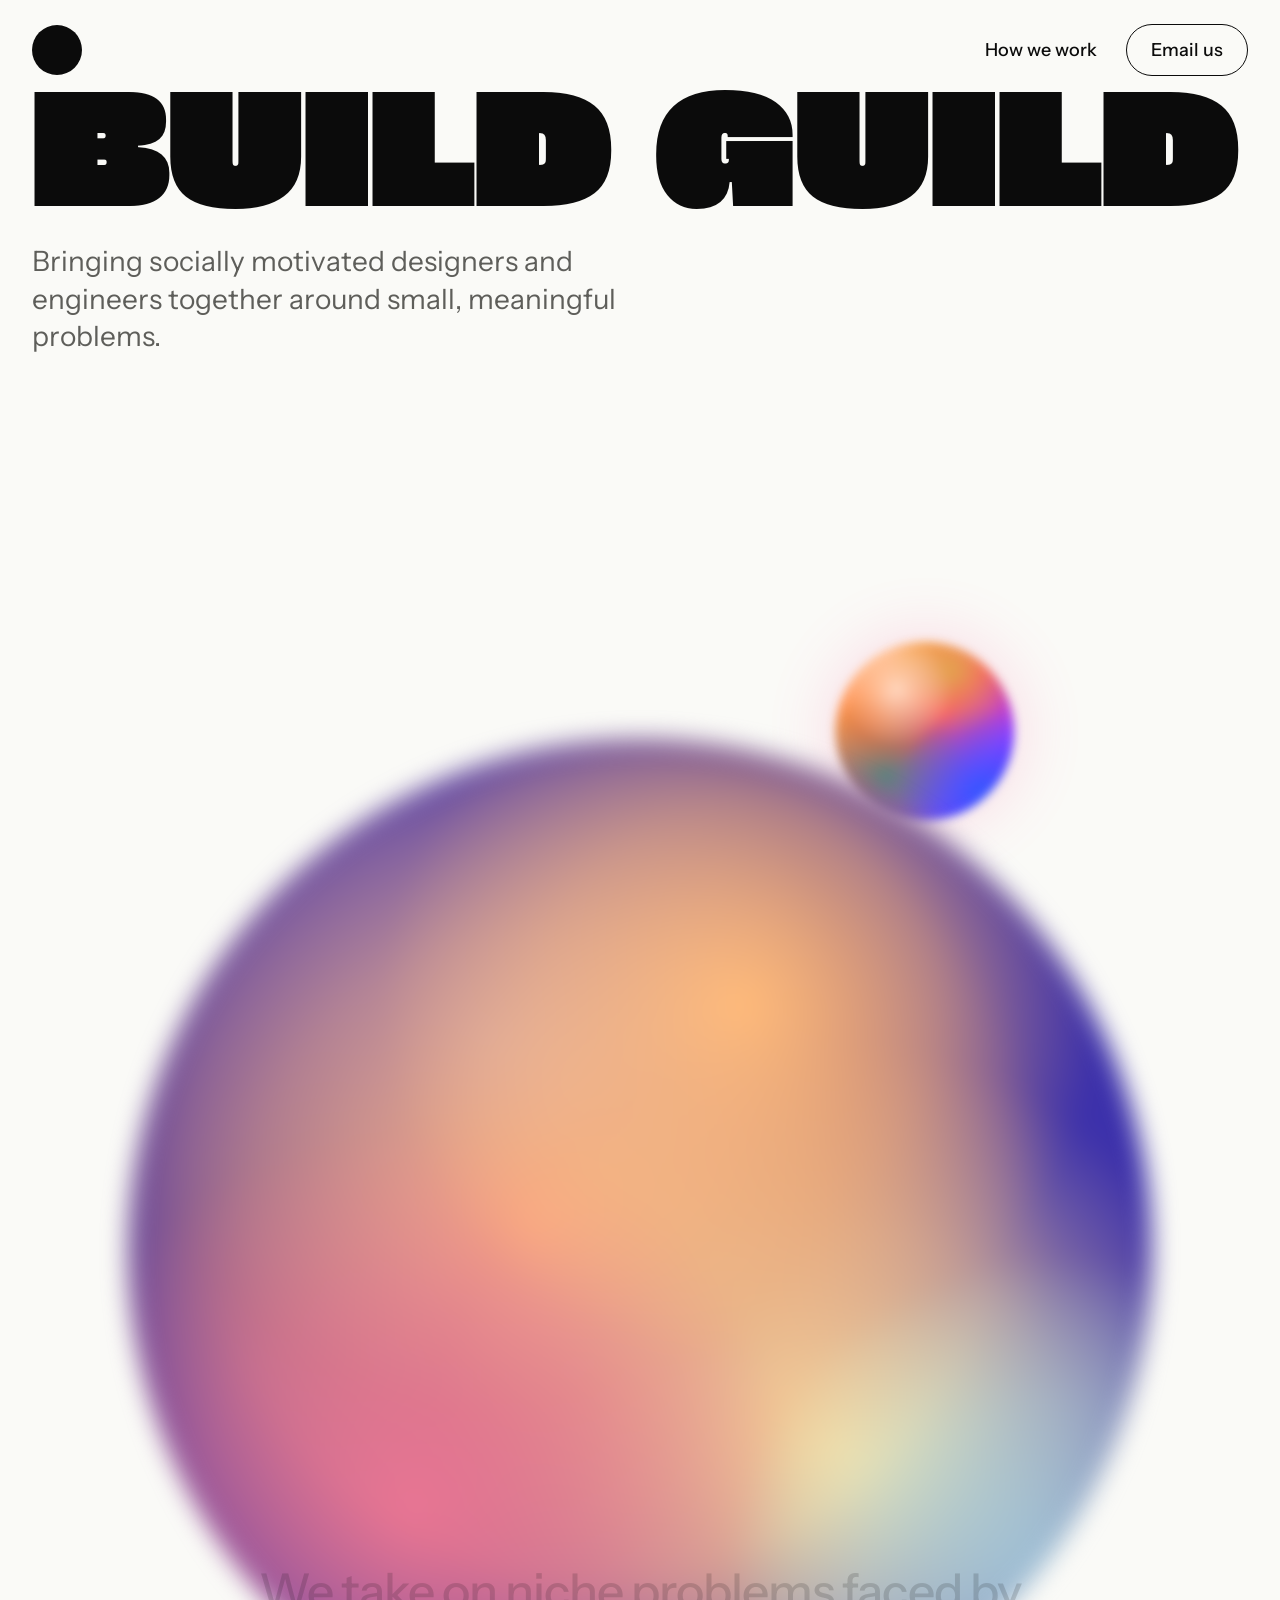
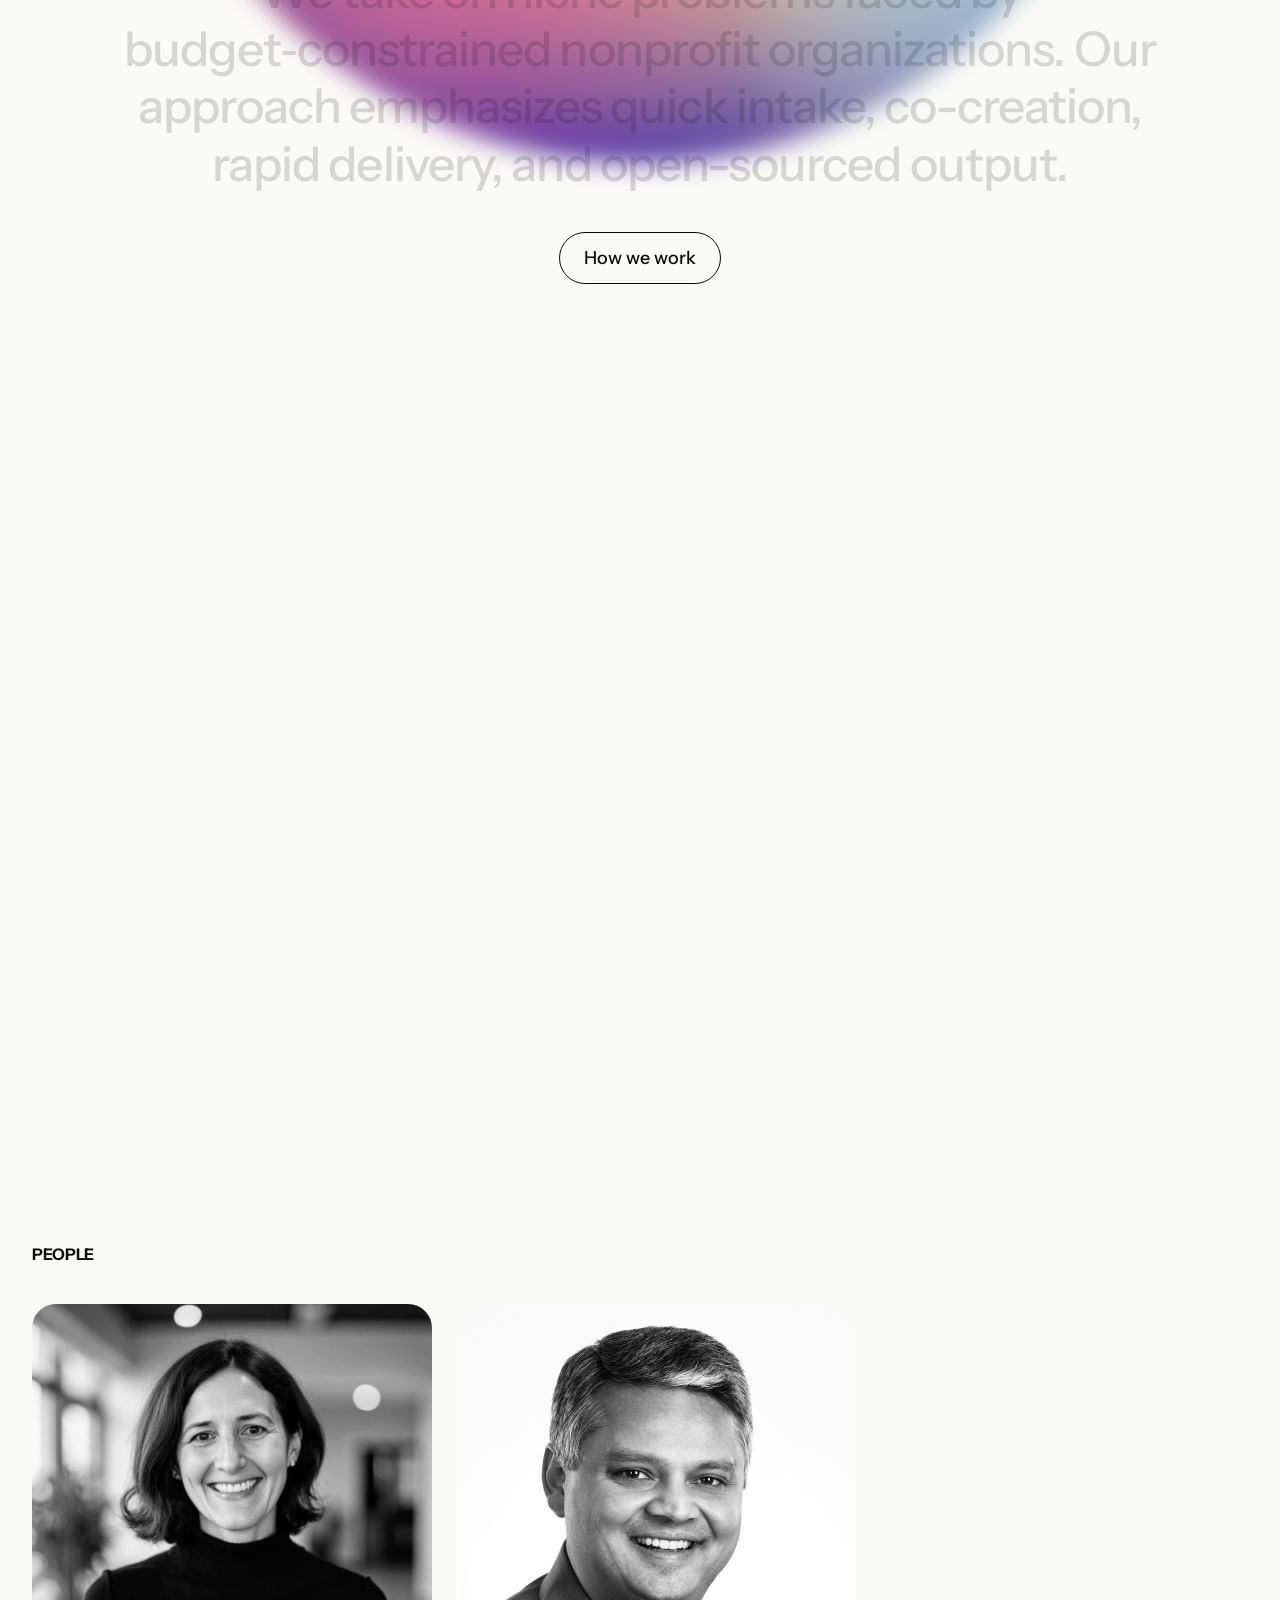
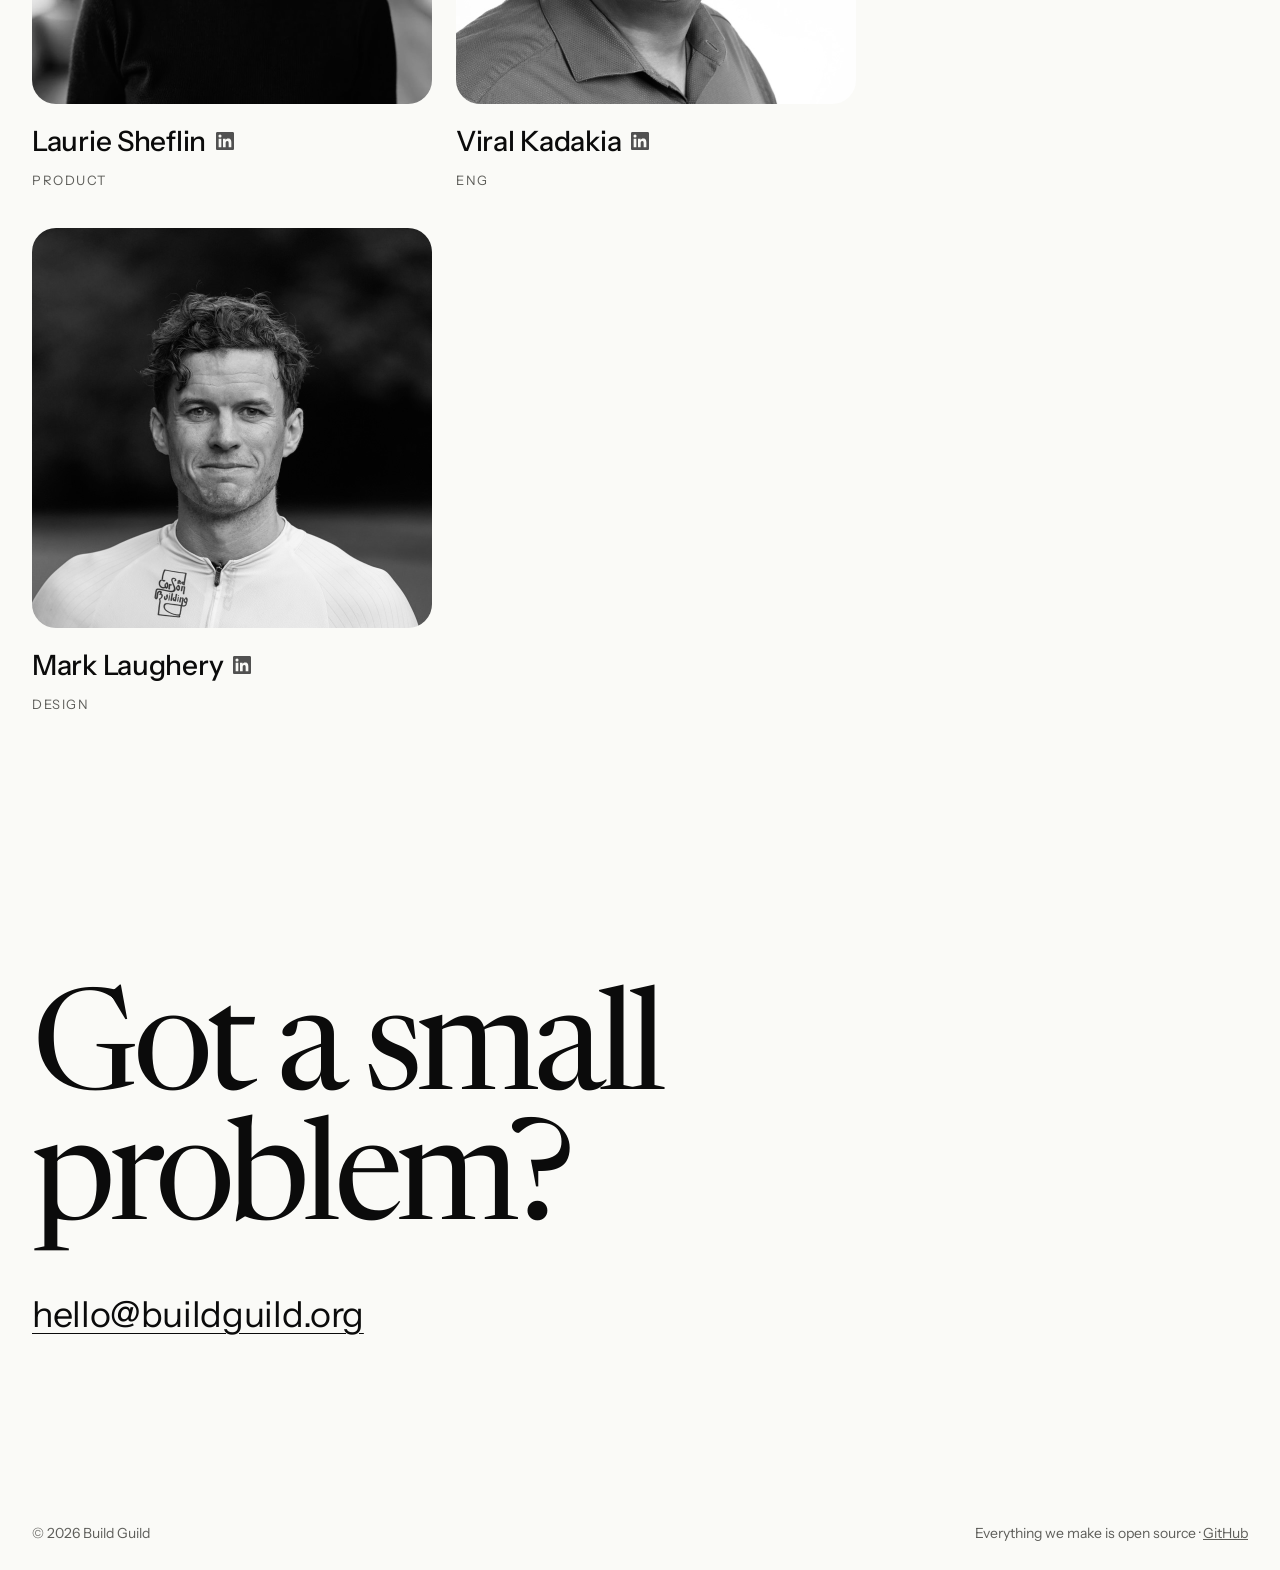
<file: index.html>
<!doctype html>
<html lang="en">
<head>
  <meta charset="utf-8">
  <meta name="viewport" content="width=device-width, initial-scale=1">
  <title>Build Guild — Small, meaningful problems</title>
  <meta name="description" content="Designers and engineers building open source tools for nonprofits. Quick intake, co-creation, rapid delivery, and open-sourced output.">
  <meta property="og:title" content="Build Guild">
  <meta property="og:description" content="Bringing socially motivated designers and engineers together around small, meaningful problems.">
  <meta property="og:type" content="website">
  <link rel="icon" href="favicon.svg" type="image/svg+xml">

  <link rel="preconnect" href="https://fonts.googleapis.com">
  <link rel="preconnect" href="https://fonts.gstatic.com" crossorigin>
  <link href="https://fonts.googleapis.com/css2?family=Archivo:wght@800&family=Instrument+Sans:wght@400;500;700&family=Newsreader:opsz,wght@6..72,400&display=swap" rel="stylesheet">
  <link rel="stylesheet" href="styles.css?v=36">
  <script src="script.js?v=36" defer></script>
</head>
<body>
  <div class="page">
    <header class="nav wrap">
      <a class="logo" href="#top" aria-label="Build Guild home">
        <span class="logo-dot" aria-hidden="true"></span>
      </a>
      <nav class="nav__actions" aria-label="Main">
        <a class="pill pill--plain" href="how-we-work.html">How we work</a>
        <a class="pill" href="mailto:hello@buildguild.org">Email us</a>
      </nav>
    </header>

    <main id="top">
      <section class="hero wrap">
        <div class="sphere sphere--warm sphere--big" data-parallax=".22" data-scale="0.8 1.1" data-center-target aria-hidden="true"><span class="swirl"><i></i><i></i><i></i><i></i><i></i></span></div>
        <div class="orb-multi" data-parallax=".5" data-wander="30" aria-hidden="true"></div>
        <h1 class="headline">BUILD GUILD</h1>
        <p class="intro">Bringing socially motivated designers and engineers together around small, meaningful problems.</p>
      </section>

      <section class="what">
        <div class="wrap">
          <div class="what__inner" data-center-on-sphere>
            <p class="statement" data-scrub>We take on niche problems faced by budget&#8209;constrained nonprofit organizations. Our approach emphasizes quick intake, co-creation, rapid delivery, and open-sourced output.</p>
            <div class="what__actions"><a class="pill" href="how-we-work.html">How we work</a></div>
          </div>
        </div>
      </section>

      <!-- Lately is hidden for now (remove "hidden" to bring it back) -->
      <section class="lately" data-theme="dark" aria-labelledby="lately-title" hidden>
        <div class="orb-multi orb-multi--lately" data-wander="30" data-reveal aria-hidden="true"></div>
        <div class="wrap">
          <div class="lately__head">
            <h2 id="lately-title" class="eyebrow">Lately</h2>
            <a class="text-link" href="https://github.com/mlaugh4">All projects on GitHub ↗</a>
          </div>

          <ul class="cards">
            <li class="card">
              <img class="card__img" src="assets/trail-card.jpg" width="800" height="800" alt="A phone showing a field notes app with a trail map, location pins, and notes like “Downed tree, Mile 2.1”.">
              <h3 class="card__title">Decentralized trail reporting</h3>
              <p class="card__tag"># Appalachian Trail Conservancy</p>
              <p class="card__desc">Location-based notes and photos for trail crews with little or no cell service.</p>
            </li>
            <li class="card">
              <img class="card__img" src="assets/next-card.jpg" width="800" height="800" alt="" loading="lazy">
              <h3 class="card__title">Fraud defense for elders</h3>
              <p class="card__tag"># Your org?</p>
              <p class="card__desc">Another short description of the project</p>
            </li>
          </ul>
        </div>
      </section>

      <section class="lately people" data-theme="dark" aria-labelledby="people-title">
        <div class="wrap">
          <div class="lately__head">
            <h2 id="people-title" class="eyebrow">People</h2>
          </div>

          <ul class="cards">
            <li class="card">
              <img class="card__img person__img" src="assets/people/laurie.jpg" width="800" height="800" alt="Portrait of Laurie Sheflin" loading="lazy">
              <div class="card__row">
                <h3 class="card__title">Laurie Sheflin</h3>
                <a class="card__social" href="https://www.linkedin.com/in/lauriesheflin/" target="_blank" rel="noopener" aria-label="Laurie Sheflin on LinkedIn"><svg width="18" height="18" viewBox="0 0 24 24" aria-hidden="true" focusable="false"><path fill="currentColor" d="M20.45 20.45h-3.56v-5.57c0-1.33-.02-3.04-1.85-3.04-1.85 0-2.14 1.45-2.14 2.94v5.67H9.35V9h3.41v1.56h.05c.48-.9 1.64-1.85 3.37-1.85 3.6 0 4.27 2.37 4.27 5.46v6.28zM5.34 7.43a2.06 2.06 0 1 1 0-4.13 2.06 2.06 0 0 1 0 4.13zM7.12 20.45H3.56V9h3.56v11.45zM22.22 0H1.77C.79 0 0 .77 0 1.73v20.54C0 23.23.79 24 1.77 24h20.45c.98 0 1.78-.77 1.78-1.73V1.73C24 .77 23.2 0 22.22 0z"/></svg></a>
              </div>
              <p class="card__tag">Product</p>
              <p class="card__desc" hidden>25+ years of product leadership. Superpower: Stepping into complex or unfamiliar situations, getting up to speed quickly, building trust, and helping teams keep moving forward.</p>
            </li>
            <li class="card">
              <img class="card__img person__img" src="assets/people/viral.jpg" width="800" height="800" alt="Portrait of Viral Kadakia" loading="lazy">
              <div class="card__row">
                <h3 class="card__title">Viral Kadakia</h3>
                <a class="card__social" href="https://www.linkedin.com/in/viralk/" target="_blank" rel="noopener" aria-label="Viral Kadakia on LinkedIn"><svg width="18" height="18" viewBox="0 0 24 24" aria-hidden="true" focusable="false"><path fill="currentColor" d="M20.45 20.45h-3.56v-5.57c0-1.33-.02-3.04-1.85-3.04-1.85 0-2.14 1.45-2.14 2.94v5.67H9.35V9h3.41v1.56h.05c.48-.9 1.64-1.85 3.37-1.85 3.6 0 4.27 2.37 4.27 5.46v6.28zM5.34 7.43a2.06 2.06 0 1 1 0-4.13 2.06 2.06 0 0 1 0 4.13zM7.12 20.45H3.56V9h3.56v11.45zM22.22 0H1.77C.79 0 0 .77 0 1.73v20.54C0 23.23.79 24 1.77 24h20.45c.98 0 1.78-.77 1.78-1.73V1.73C24 .77 23.2 0 22.22 0z"/></svg></a>
              </div>
              <p class="card__tag">Eng</p>
              <p class="card__desc" hidden>Former VP at PayPal and Indeed. Strong product mindset; engineer at heart. Experienced builder and strategist.</p>
            </li>
            <li class="card">
              <img class="card__img person__img" src="assets/people/mark.jpg" width="800" height="800" alt="Portrait of Mark Laughery" loading="lazy">
              <div class="card__row">
                <h3 class="card__title">Mark Laughery</h3>
                <a class="card__social" href="https://www.linkedin.com/in/marklaughery/" target="_blank" rel="noopener" aria-label="Mark Laughery on LinkedIn"><svg width="18" height="18" viewBox="0 0 24 24" aria-hidden="true" focusable="false"><path fill="currentColor" d="M20.45 20.45h-3.56v-5.57c0-1.33-.02-3.04-1.85-3.04-1.85 0-2.14 1.45-2.14 2.94v5.67H9.35V9h3.41v1.56h.05c.48-.9 1.64-1.85 3.37-1.85 3.6 0 4.27 2.37 4.27 5.46v6.28zM5.34 7.43a2.06 2.06 0 1 1 0-4.13 2.06 2.06 0 0 1 0 4.13zM7.12 20.45H3.56V9h3.56v11.45zM22.22 0H1.77C.79 0 0 .77 0 1.73v20.54C0 23.23.79 24 1.77 24h20.45c.98 0 1.78-.77 1.78-1.73V1.73C24 .77 23.2 0 22.22 0z"/></svg></a>
              </div>
              <p class="card__tag">Design</p>
              <p class="card__desc" hidden>UX designer and builder with extensive experience in med tech and AI in hiring.</p>
            </li>
          </ul>
        </div>
      </section>

      <section class="contact" data-theme="dark" aria-labelledby="contact-title">
        <div class="wrap">
          <h2 id="contact-title" class="contact__title">Got a small<br>problem?</h2>
          <a class="contact__email" href="mailto:hello@buildguild.org">hello@buildguild.org</a>
        </div>
      </section>
    </main>

    <footer class="footer" data-theme="dark">
      <div class="wrap footer__inner">
        <p>© 2026 Build Guild</p>
        <p>Everything we make is open source · <a href="https://github.com/mlaugh4">GitHub</a></p>
      </div>
    </footer>
  </div>
</body>
</html>
</file>
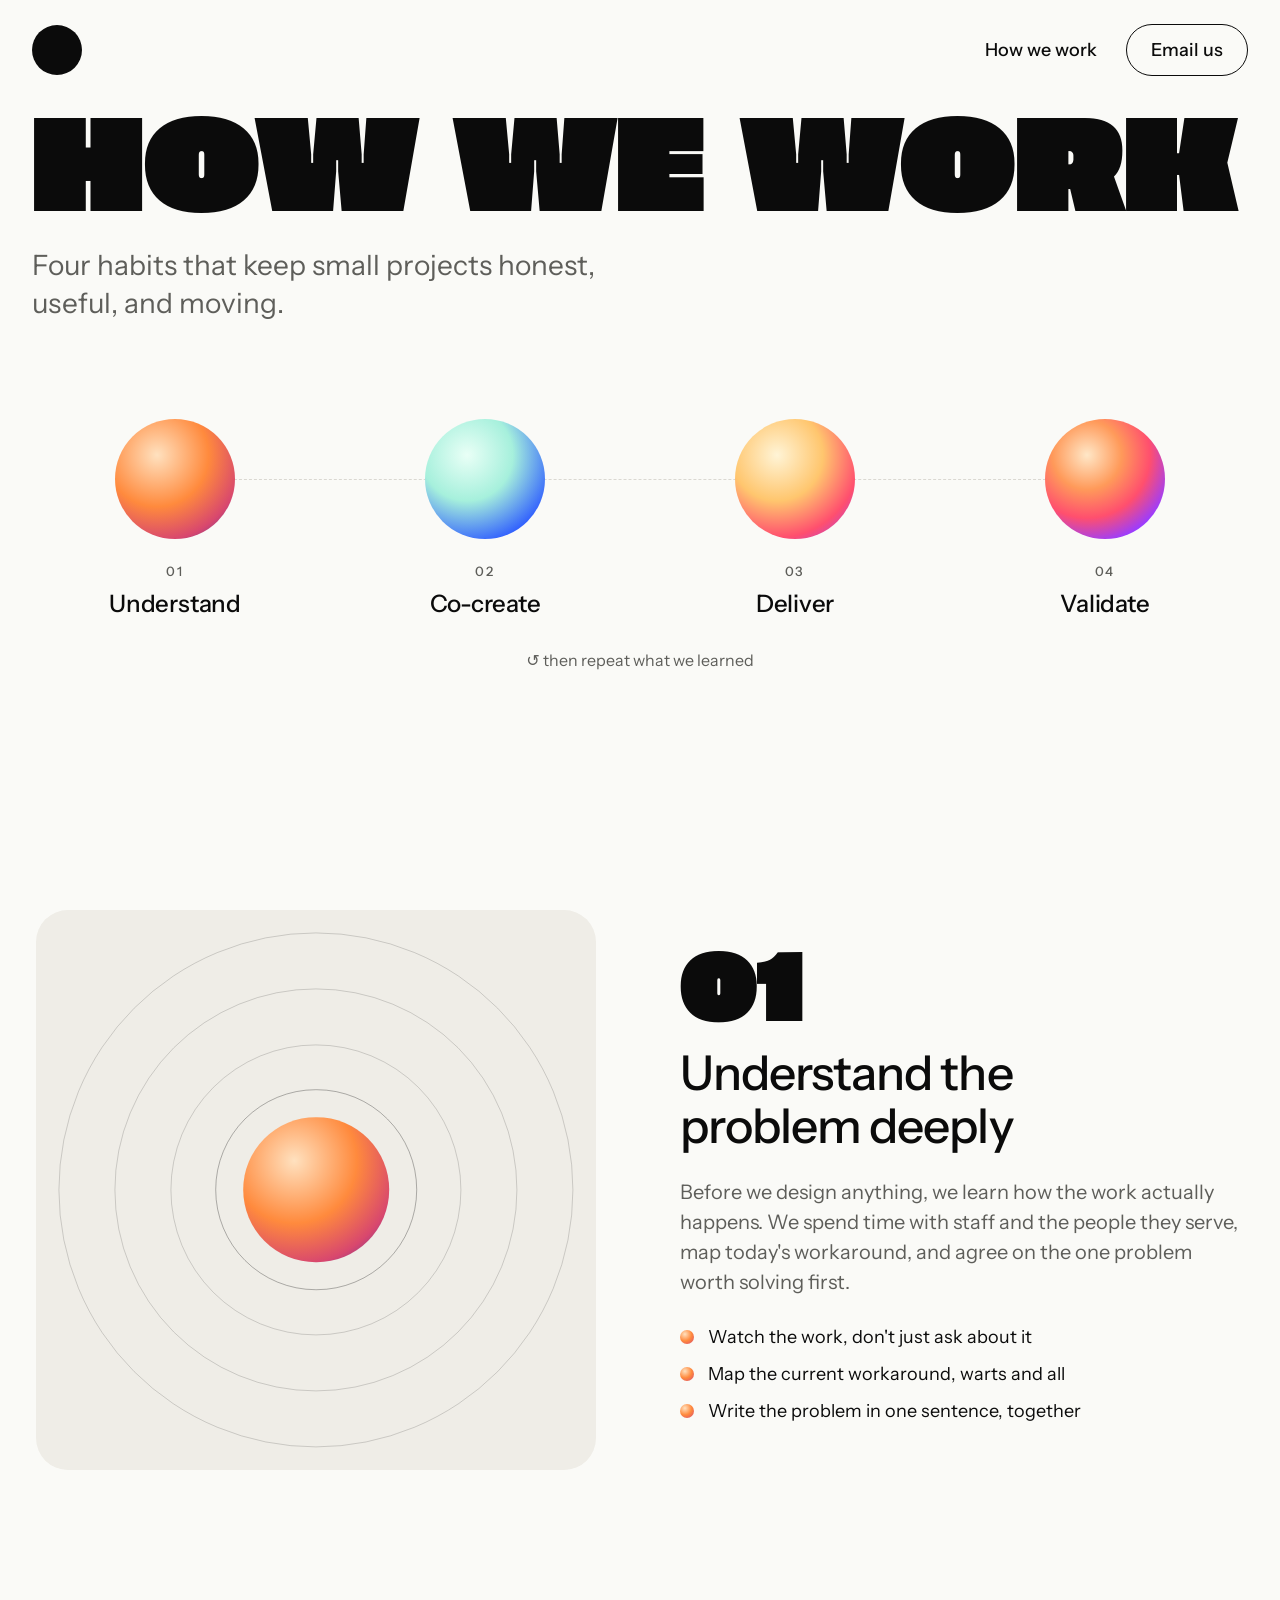
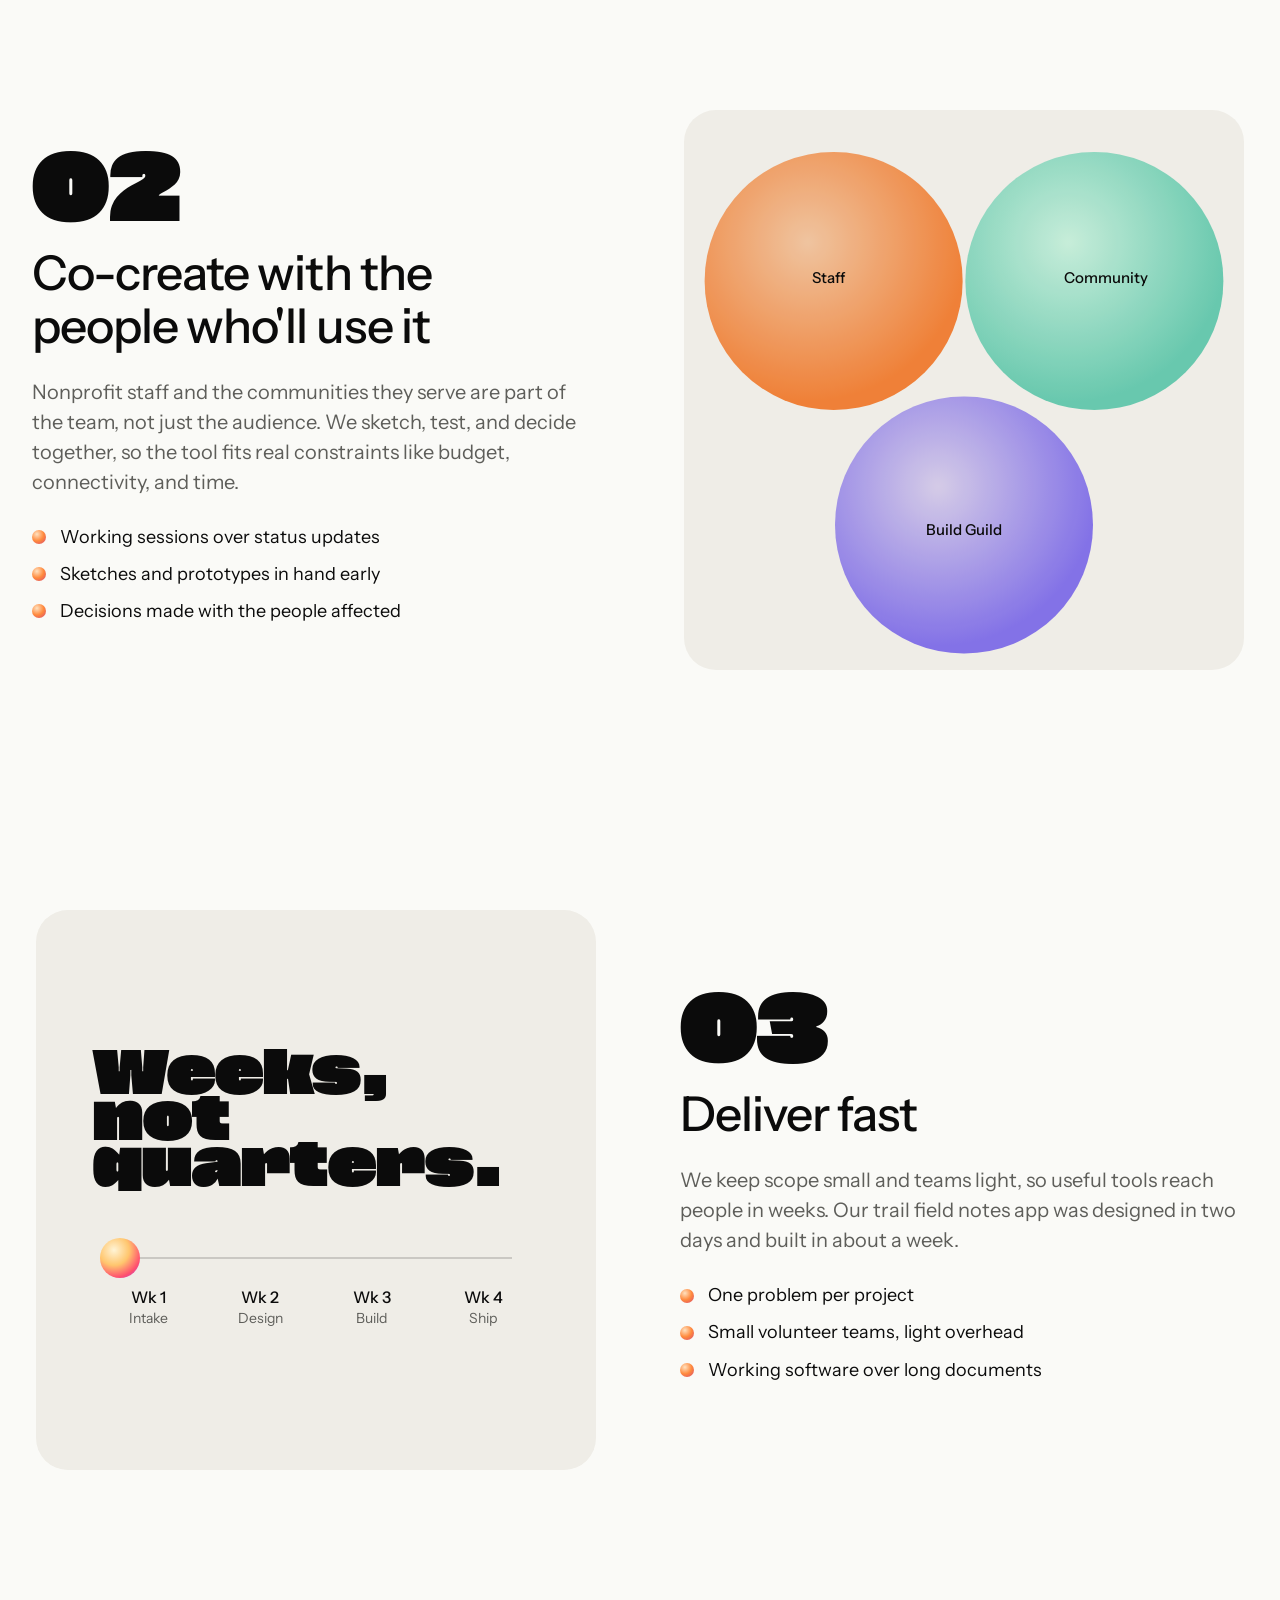
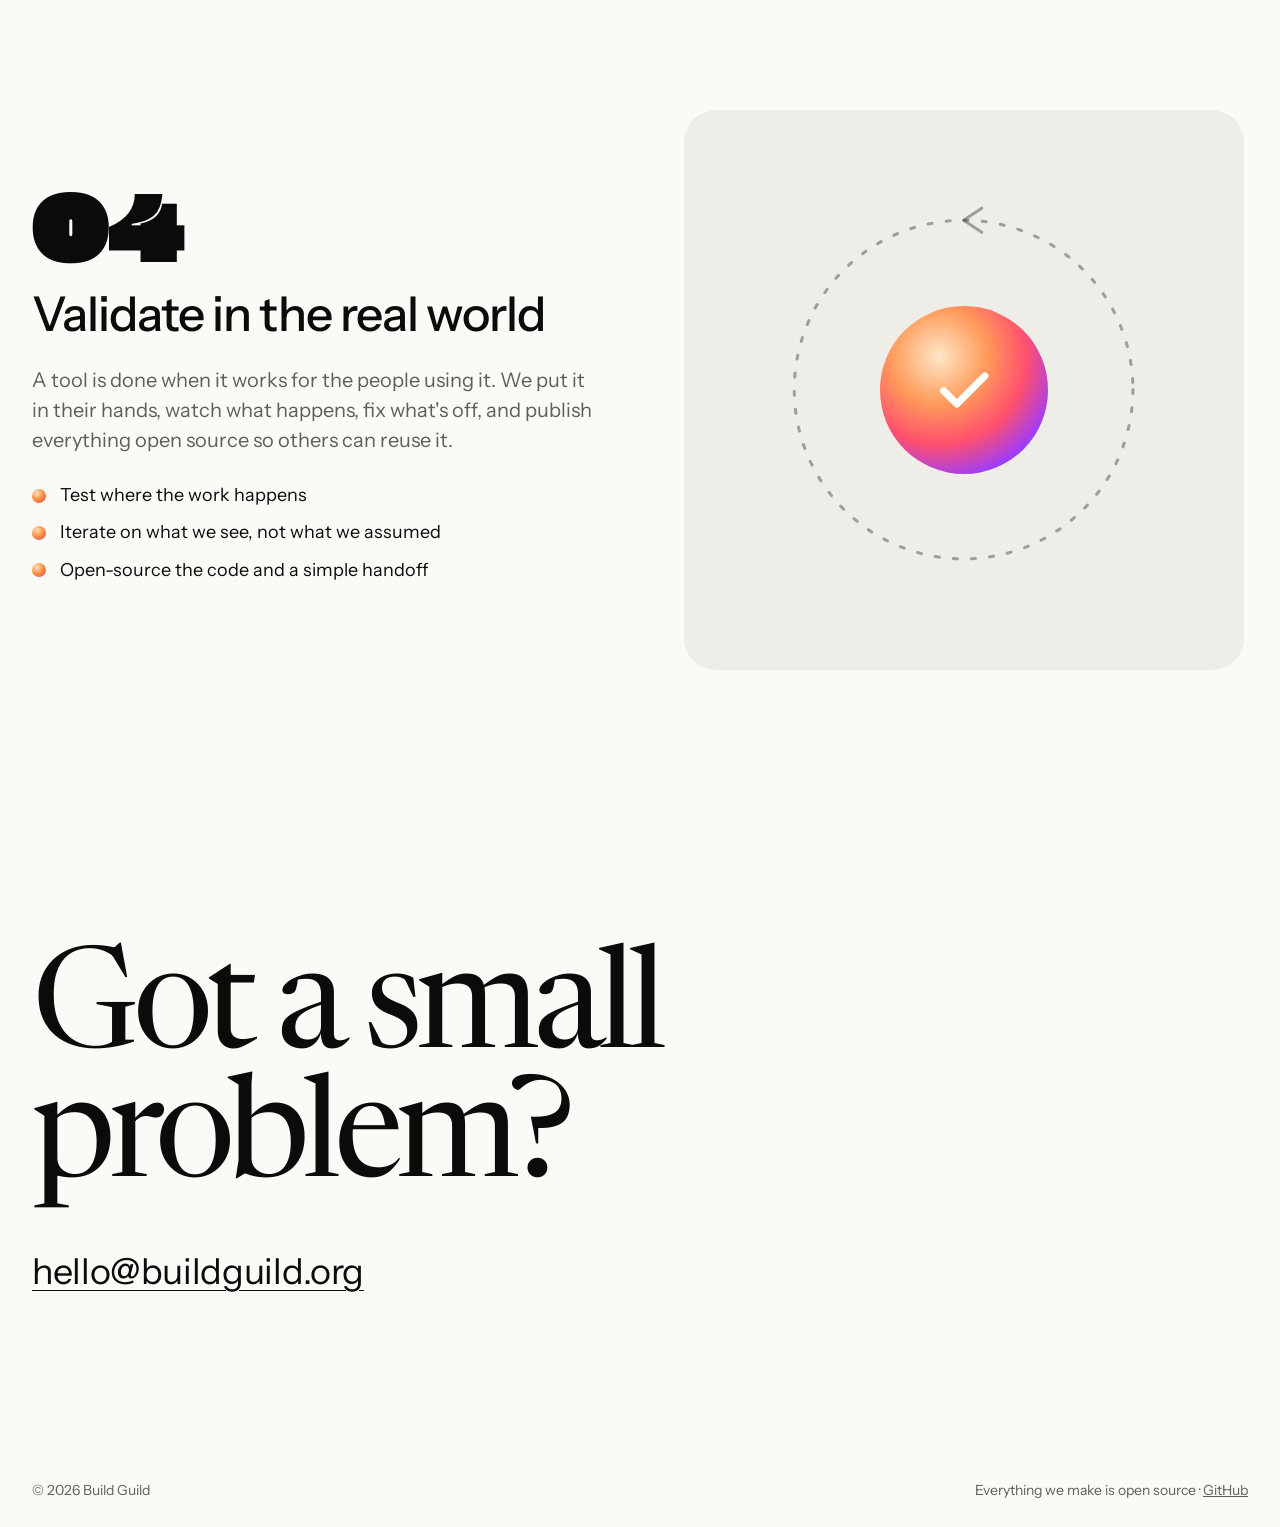
<file: how-we-work.html>
<!doctype html>
<html lang="en">
<head>
  <meta charset="utf-8">
  <meta name="viewport" content="width=device-width, initial-scale=1">
  <title>How we work — Build Guild</title>
  <meta name="description" content="How Build Guild works: deep problem understanding, co-creation, fast delivery, and validation in the real world.">
  <meta property="og:title" content="How we work — Build Guild">
  <meta property="og:description" content="Deep problem understanding, co-creation, fast delivery, and real-world validation.">
  <meta property="og:type" content="website">
  <link rel="icon" href="favicon.svg" type="image/svg+xml">

  <link rel="preconnect" href="https://fonts.googleapis.com">
  <link rel="preconnect" href="https://fonts.gstatic.com" crossorigin>
  <link href="https://fonts.googleapis.com/css2?family=Archivo:wght@800&family=Instrument+Sans:wght@400;500;700&family=Newsreader:opsz,wght@6..72,400&display=swap" rel="stylesheet">
  <link rel="stylesheet" href="styles.css?v=36">
  <script src="script.js?v=36" defer></script>
</head>
<body>
  <div class="page">
    <header class="nav wrap">
      <a class="logo" href="index.html" aria-label="Build Guild home">
        <span class="logo-dot" aria-hidden="true"></span>
      </a>
      <nav class="nav__actions" aria-label="Main">
        <a class="pill pill--plain" href="how-we-work.html" aria-current="page">How we work</a>
        <a class="pill" href="mailto:hello@buildguild.org">Email us</a>
      </nav>
    </header>

    <main>
      <!-- Intro + the four-step loop at a glance -->
      <section class="how-hero wrap">
        <h1 class="headline">HOW WE WORK</h1>
        <p class="intro">Four habits that keep small projects honest, useful, and moving.</p>

        <ol class="loop" aria-label="The four steps">
          <li class="loop__step"><a href="#understand"><span class="ball ball--warm" aria-hidden="true"></span><span class="loop__num">01</span>Understand</a></li>
          <li class="loop__step"><a href="#co-create"><span class="ball ball--mint" aria-hidden="true"></span><span class="loop__num">02</span>Co-create</a></li>
          <li class="loop__step"><a href="#deliver"><span class="ball ball--sun" aria-hidden="true"></span><span class="loop__num">03</span>Deliver</a></li>
          <li class="loop__step"><a href="#validate"><span class="ball ball--dusk" aria-hidden="true"></span><span class="loop__num">04</span>Validate</a></li>
        </ol>
        <p class="loop__repeat" aria-hidden="true">↺ then repeat what we learned</p>
      </section>

      <!-- 01 -->
      <section class="step" id="understand" aria-labelledby="understand-title">
        <div class="wrap step__inner">
          <div class="viz viz--understand" data-reveal aria-hidden="true">
            <span class="ring"></span><span class="ring"></span><span class="ring"></span><span class="ring"></span>
            <span class="ball ball--warm viz__core"></span>
            <span class="viz__tag viz__tag--a">How it works today</span>
            <span class="viz__tag viz__tag--b">Who it affects</span>
            <span class="viz__tag viz__tag--c">The real problem</span>
          </div>
          <div class="step__copy">
            <p class="step__num">01</p>
            <h2 id="understand-title" class="step__title">Understand the problem deeply</h2>
            <p class="step__text">Before we design anything, we learn how the work actually happens. We spend time with staff and the people they serve, map today's workaround, and agree on the one problem worth solving first.</p>
            <ul class="step__list">
              <li>Watch the work, don't just ask about it</li>
              <li>Map the current workaround, warts and all</li>
              <li>Write the problem in one sentence, together</li>
            </ul>
          </div>
        </div>
      </section>

      <!-- 02 -->
      <section class="step step--flip" id="co-create" aria-labelledby="co-create-title">
        <div class="wrap step__inner">
          <div class="viz viz--cocreate" data-reveal aria-hidden="true">
            <span class="blob blob--a"><em>Staff</em></span>
            <span class="blob blob--b"><em>Community</em></span>
            <span class="blob blob--c"><em>Build Guild</em></span>
          </div>
          <div class="step__copy">
            <p class="step__num">02</p>
            <h2 id="co-create-title" class="step__title">Co-create with the people who'll use it</h2>
            <p class="step__text">Nonprofit staff and the communities they serve are part of the team, not just the audience. We sketch, test, and decide together, so the tool fits real constraints like budget, connectivity, and time.</p>
            <ul class="step__list">
              <li>Working sessions over status updates</li>
              <li>Sketches and prototypes in hand early</li>
              <li>Decisions made with the people affected</li>
            </ul>
          </div>
        </div>
      </section>

      <!-- 03 -->
      <section class="step" id="deliver" aria-labelledby="deliver-title">
        <div class="wrap step__inner">
          <div class="viz viz--deliver" data-reveal aria-hidden="true">
            <p class="viz__big">Weeks,<br>not quarters.</p>
            <div class="track">
              <span class="track__line"></span>
              <span class="ball ball--sun track__ball"></span>
              <ol class="track__ticks">
                <li><b>Wk 1</b>Intake</li>
                <li><b>Wk 2</b>Design</li>
                <li><b>Wk 3</b>Build</li>
                <li><b>Wk 4</b>Ship</li>
              </ol>
            </div>
          </div>
          <div class="step__copy">
            <p class="step__num">03</p>
            <h2 id="deliver-title" class="step__title">Deliver fast</h2>
            <p class="step__text">We keep scope small and teams light, so useful tools reach people in weeks. Our trail field notes app was designed in two days and built in about a week.</p>
            <ul class="step__list">
              <li>One problem per project</li>
              <li>Small volunteer teams, light overhead</li>
              <li>Working software over long documents</li>
            </ul>
          </div>
        </div>
      </section>

      <!-- 04 -->
      <section class="step step--flip" id="validate" aria-labelledby="validate-title">
        <div class="wrap step__inner">
          <div class="viz viz--validate" data-reveal aria-hidden="true">
            <svg class="orbit" viewBox="0 0 200 200">
              <circle cx="100" cy="100" r="84" fill="none" stroke="currentColor" stroke-width="1.5" stroke-dasharray="2 7" stroke-linecap="round"/>
              <path d="M100 16 l9 -6 M100 16 l9 6" fill="none" stroke="currentColor" stroke-width="1.5" stroke-linecap="round"/>
            </svg>
            <span class="ball ball--dusk viz__core viz__core--check">
              <svg viewBox="0 0 24 24"><path d="M5 12.5l4.5 4.5L19 7.5" fill="none" stroke="#fff" stroke-width="2.4" stroke-linecap="round" stroke-linejoin="round"/></svg>
            </span>
            <span class="viz__tag viz__tag--top">Test in the field</span>
            <span class="viz__tag viz__tag--right">Learn</span>
            <span class="viz__tag viz__tag--bottom">Fix</span>
            <span class="viz__tag viz__tag--left">Share</span>
          </div>
          <div class="step__copy">
            <p class="step__num">04</p>
            <h2 id="validate-title" class="step__title">Validate in the real world</h2>
            <p class="step__text">A tool is done when it works for the people using it. We put it in their hands, watch what happens, fix what's off, and publish everything open source so others can reuse it.</p>
            <ul class="step__list">
              <li>Test where the work happens</li>
              <li>Iterate on what we see, not what we assumed</li>
              <li>Open-source the code and a simple handoff</li>
            </ul>
          </div>
        </div>
      </section>

      <section class="contact" data-theme="dark" aria-labelledby="contact-title">
        <div class="wrap">
          <h2 id="contact-title" class="contact__title">Got a small<br>problem?</h2>
          <a class="contact__email" href="mailto:hello@buildguild.org">hello@buildguild.org</a>
        </div>
      </section>
    </main>

    <footer class="footer" data-theme="dark">
      <div class="wrap footer__inner">
        <p>© 2026 Build Guild</p>
        <p>Everything we make is open source · <a href="https://github.com/mlaugh4">GitHub</a></p>
      </div>
    </footer>
  </div>
</body>
</html>
</file>
<file: styles.css>
/* Build Guild — values come from the Figma file "Build Guild — Landing Page",
   page "Option B — Simple", frame "Simple — Desktop (1440)" + mobile frame. */

:root {
  --bg: #FAFAF7;
  --ink: #0B0B0B;
  --muted: #5E5E5A;
  --line: #DAD8D2;

  --nav-h: 101px;       /* 24 + 53 (pill) + 24 */
  --pad: 32px;          /* side padding: 32 desktop, 24 mobile */
  --max: 1440px;

  --sans: "Instrument Sans", system-ui, sans-serif;
  --display: "Tusker Grotesk", "Archivo", "Arial Black", sans-serif;
  --serif: "Newsreader", Georgia, serif;
}

@media (max-width: 767px) {
  :root { --pad: 24px; --nav-h: 90px; }
}

/* Dark scene: script.js adds .is-dark to <html> while the Lately section
   is in the middle of the screen. Registering the colors lets them fade. */
@property --bg    { syntax: "<color>"; inherits: true; initial-value: #FAFAF7; }
@property --ink   { syntax: "<color>"; inherits: true; initial-value: #0B0B0B; }
@property --muted { syntax: "<color>"; inherits: true; initial-value: #5E5E5A; }
:root { transition: --bg .9s ease, --ink .9s ease, --muted .9s ease; }
:root.is-dark { --bg: #111111; --ink: #F3F1EC; --muted: #A9A59C; }

/* Headline face. Commercial font (Lewis McGuffie) — needs a web license before going public. */
@font-face {
  font-family: "Tusker Grotesk";
  src: url("assets/fonts/TuskerGrotesk-9800Super.otf") format("opentype");
  font-weight: 800; font-style: normal; font-display: swap;
}

*, *::before, *::after { box-sizing: border-box; }
[hidden] { display: none !important; }   /* sections set display:flex, which would override hidden */
html { -webkit-text-size-adjust: 100%; scroll-behavior: smooth; }
body {
  margin: 0;
  background: var(--bg);
  color: var(--ink);
  font-family: var(--sans);
  -webkit-font-smoothing: antialiased;
}
h1, h2, h3, p, ul, ol { margin: 0; padding: 0; }
ul, ol { list-style: none; }
img { display: block; max-width: 100%; height: auto; }
a { color: inherit; }
a:focus-visible { outline: 2px solid var(--ink); outline-offset: 4px; }

.page { position: relative; overflow-x: clip; }
.wrap { max-width: var(--max); margin-inline: auto; padding-inline: var(--pad); }
main > section, .footer { position: relative; z-index: 1; }

/* ---------- Nav ---------- */
.nav {
  display: flex; justify-content: space-between; align-items: center;
  padding-block: 24px;
  position: relative; z-index: 2;
}
@media (max-width: 767px) { .nav { padding-block: 20px; } }

.logo { display: block; border-radius: 50%; }
.logo-dot { display: block; width: 50px; height: 50px; border-radius: 50%; background: var(--ink); }
.pill {
  font: 500 18px/1 var(--sans);
  text-decoration: none;
  padding: 16px 24px;
  border: 1.5px solid var(--ink);
  border-radius: 999px;
  transition: background .2s, color .2s;
}
.pill:hover { background: var(--ink); color: var(--bg); }
@media (max-width: 767px) { .pill { font-size: 15px; padding: 12px 20px; } }

.nav__actions { display: flex; align-items: center; gap: 4px; }
/* borderless pill: same size and type, so it lines up with "Email us" */
.pill--plain { border-color: transparent; }
.pill--plain:hover { background: none; color: inherit; text-decoration: underline; text-underline-offset: 4px; }
@media (max-width: 767px) { .nav__actions { gap: 0; } .pill--plain { padding-inline: 12px; } }

/* ---------- Spheres ----------
   Slightly out-of-focus spheres with a dark rim, film grain, and soft color blobs
   that drift and swirl so the gradient looks alive. Markup:
   <div class="sphere ..."><span class="swirl"><i></i>×5</span></div>      */
.sphere {
  --base: #1B1280;                 /* deep indigo that shows at the rim */
  --rim: rgba(20, 10, 110, .9);
  --spin: 48s;
  position: relative;
  display: block;
  border-radius: 50%;
  isolation: isolate;
  background: var(--base);
  /* --py = parallax offset, --sc = scroll-driven size (both set by script.js) */
  transform: translate3d(0, var(--py, 0px), 0) scale(var(--sc, 1));
  filter: blur(var(--soft, 0px));  /* slightly out of focus, edge included */
  /* No overflow:hidden here — Safari ignores rounded clipping on blurred
     elements, so the swirl clips itself to the circle instead (below). */
}
.swirl {
  position: absolute; inset: -15%;
  /* the sphere's circle, in swirl units (swirl is 130% of the sphere);
     a centered circle looks the same at any rotation */
  clip-path: circle(38.46% at 50% 50%);
  animation: spin var(--spin) linear infinite;
}
.swirl > i {
  position: absolute;
  width: var(--w); aspect-ratio: 1;
  left: var(--x); top: var(--y);
  border-radius: 50%;
  background: radial-gradient(circle, var(--c) 0%, color-mix(in srgb, var(--c) 55%, transparent) 38%, transparent 70%);
  animation: drift var(--t) ease-in-out var(--d, 0s) infinite alternate;
  will-change: transform;
}
/* soft light on top-left + darker rim for a 3D feel */
.sphere::after {
  content: ""; position: absolute; inset: 0; z-index: 2; border-radius: 50%;
  background:
    radial-gradient(circle at 36% 30%, rgba(255, 255, 255, .22) 0, transparent 38%),
    radial-gradient(circle at 46% 42%, transparent 50%, var(--rim) 100%);
  pointer-events: none;
}
/* film grain */
.sphere::before {
  content: ""; position: absolute; inset: 0; z-index: 3; border-radius: 50%;
  background-image: url("data:image/svg+xml,%3Csvg xmlns='http://www.w3.org/2000/svg' width='160' height='160'%3E%3Cfilter id='n'%3E%3CfeTurbulence type='fractalNoise' baseFrequency='.9' numOctaves='2' stitchTiles='stitch'/%3E%3C/filter%3E%3Crect width='100%25' height='100%25' filter='url(%23n)'/%3E%3C/svg%3E");
  opacity: .16; mix-blend-mode: overlay;
  pointer-events: none;
}

@keyframes spin { to { transform: rotate(360deg); } }
@keyframes drift {
  0%   { transform: translate(0, 0) scale(1); }
  50%  { transform: translate(var(--dx), var(--dy)) scale(1.15); }
  100% { transform: translate(calc(var(--dx) * -.7), calc(var(--dy) * .6)) scale(.92); }
}

/* Warm palette (big sphere + logo): orange, peach, coral, mint on indigo */
.sphere--warm { --c1: #FF8A3D; --c2: #FFC66E; --c3: #D8476E; --c4: #A6F0DC; --c5: #FF9F4A; }
.sphere--warm > .swirl > i:nth-child(1) { --c: var(--c1); --w: 80%; --x: 2%;  --y: 8%;  --dx: 14%;  --dy: 10%;  --t: 13s; }
.sphere--warm > .swirl > i:nth-child(2) { --c: var(--c2); --w: 62%; --x: 34%; --y: 34%; --dx: -12%; --dy: 14%;  --t: 17s; --d: -4s; }
.sphere--warm > .swirl > i:nth-child(3) { --c: var(--c3); --w: 58%; --x: 4%;  --y: 40%; --dx: 16%;  --dy: -12%; --t: 19s; --d: -8s; }
.sphere--warm > .swirl > i:nth-child(4) { --c: var(--c4); --w: 50%; --x: 56%; --y: 50%; --dx: -14%; --dy: -10%; --t: 15s; --d: -2s; }
.sphere--warm > .swirl > i:nth-child(5) { --c: var(--c5); --w: 55%; --x: 30%; --y: 4%;  --dx: 10%;  --dy: 16%;  --t: 23s; --d: -11s; }

@media (prefers-reduced-motion: reduce) {
  .swirl, .swirl > i { animation: none; }
}

/* Placement */

.sphere--big {
  --s: max(620px, 100vw);          /* full page width (never smaller than 620 on phones) */
  /* lighter version of the warm palette */
  --base: #3A2FA8;
  --rim: rgba(58, 47, 168, .6);
  --c1: #FFA063; --c2: #FFD593; --c3: #E8718F; --c4: #C0F6E7; --c5: #FFB36C;
  --soft: calc(var(--s) * .012);
  position: absolute; z-index: 1;  /* in front of the small accent sphere */
  width: var(--s); height: var(--s);
  left: 50%; margin-left: calc(var(--s) / -2);
  top: calc(100% - var(--peek));   /* top arc peeks up from the bottom of the first screen */
  transform-origin: 50% 0;         /* grow downward from the top edge */
  pointer-events: none;
}

/* Small accent sphere — the original static multicolor version */
.orb-multi {
  --s: 179px;
  position: absolute;
  z-index: 0;               /* tucked behind the big sphere */
  width: var(--s); height: var(--s);
  left: calc(50% + 187px);  /* 907px from the left edge in the 1440 frame */
  top: calc(100% - var(--peek) - 90px);
  border-radius: 50%;
  background:
    radial-gradient(circle at 34% 27%, rgba(255,244,230,.75) 0, transparent 32%),
    radial-gradient(circle at 23% 39%, rgba(255,106,31,.65) 0, transparent 34%),
    radial-gradient(circle at 65% 17%, rgba(216,184,67,.70) 0, transparent 34%),
    radial-gradient(circle at 80% 83%, rgba(45,91,255,.85) 0, transparent 40%),
    radial-gradient(circle at 28% 75%, var(--teal, rgba(42,148,131,.75)) 0, transparent 45%),
    linear-gradient(135deg, #FFE7C7 0%, #FF9A5A 25%, #FF4F6E 50%, #9B3CFF 75%, #1F2BFF 100%);
  filter: blur(5px);
  box-shadow: 0 0 60px 10px rgba(255, 95, 162, .18);
  /* --wx/--wy = slow wander, --py = parallax (both set by script.js) */
  transform: translate3d(var(--wx, 0px), calc(var(--py, 0px) + var(--wy, 0px)), 0);
  will-change: transform;
  pointer-events: none;
}
@media (max-width: 767px) {
  .orb-multi { --s: 96px; left: auto; right: var(--pad); top: calc(100% - var(--peek) - 48px); filter: blur(3px); }
}

/* Lately sphere: half off the right edge beside the cards. It glides in from
   the right when the section arrives (script.js adds .is-in) and drifts. */
.orb-multi--lately {
  --teal: rgba(53, 118, 162, .75);
  filter: none;                      /* crisp, unlike the hero's small sphere */
  left: auto; right: -83px;          /* 96px visible, like the Figma frame */
  top: calc(50% + 126px);
  z-index: 0;
  opacity: 0;
  translate: 160px 0;
  scale: .6;
  transition: opacity 1s ease, translate 1.6s cubic-bezier(.16, 1, .3, 1), scale 1.6s cubic-bezier(.16, 1, .3, 1);
}
.orb-multi--lately.is-in { opacity: 1; translate: 0 0; scale: 1; }
.lately > .wrap { position: relative; z-index: 1; }
@media (max-width: 767px) {
  .orb-multi--lately { --s: 120px; right: -48px; left: auto; top: calc(50% - 20px); filter: none; }   /* in the gap between the stacked cards */
}
@media (prefers-reduced-motion: reduce) {
  .orb-multi--lately { transition: opacity .6s ease; translate: 0 0; scale: 1; }
}

/* ---------- Hero ---------- */
.hero {
  position: relative;
  z-index: 0;
  /* nav + hero fill the first screen */
  min-height: calc(100vh - var(--nav-h));
  min-height: calc(100svh - var(--nav-h));
  padding-top: 0;
  padding-bottom: 160px;
  --peek: 160px;          /* how much of the big sphere shows on the first screen */
}
.headline {
  position: relative; z-index: 2;
  font-family: var(--display);
  font-weight: 800;
  /* "BUILD GUILD" is ~10.05em wide in Tusker; 136px fills the 1440 frame */
  font-size: min(136px, calc((min(100vw, var(--max)) - 2 * var(--pad)) / 10.1));
  line-height: .92;
  letter-spacing: 0;
  white-space: nowrap;
}
.intro {
  position: relative; z-index: 2;
  margin-top: 32px;
  max-width: 667px;
  font-size: 28px; line-height: 1.35;
  color: var(--muted);
}
@media (max-width: 767px) {
  .hero { padding-top: 8px; padding-bottom: 72px; --peek: 40svh; }  /* tall phone screens: show more sphere */
  .intro { margin-top: 20px; font-size: 20px; }
  /* phones: stack BUILD / GUILD so it can stay big (each word ~5em) */
  .headline { white-space: normal; font-size: calc((100vw - 2 * var(--pad)) / 5.1); line-height: 1.04; }
}

/* ---------- What we do ---------- */
.what { padding-block: 120px; }   /* padding-top is extended by script.js to center the statement on the sphere */
.statement .w { transition: opacity .15s linear; }
.statement {
  max-width: 1080px;
  margin-inline: auto;
  text-align: center;
  font-weight: 500;
  font-size: 48px; line-height: 1.2; letter-spacing: -.02em;
}
@media (max-width: 767px) {
  .what { padding-block: 56px; }
  .statement { font-size: 26px; }
}

.what__actions { margin-top: 40px; text-align: center; }
.what__actions .pill { display: inline-block; }
@media (max-width: 767px) { .what__actions { margin-top: 28px; } }

/* ---------- Lately ---------- */
.lately {
  position: relative;
  /* sits further down, and fills the screen like a scene of its own */
  margin-top: 80vh;   /* room for the sphere to rise clear before the projects arrive */
  min-height: 100vh; min-height: 100svh;
  display: flex; flex-direction: column; justify-content: center;
  padding-block: 120px;
}
.lately > .wrap { width: 100%; }
.lately__head {
  display: flex; justify-content: space-between; align-items: flex-end; gap: 16px;
  margin-bottom: 40px;
}
.eyebrow { font-weight: 700; font-size: 16px; letter-spacing: -.02em; text-transform: uppercase; }
.text-link { font-size: 18px; text-underline-offset: 3px; }
.text-link:hover { text-decoration-thickness: 2px; }

/* People: same layout as Lately, right after it (no extra lead-in space). */
.people { margin-top: 0; }
/* while Lately is hidden, People takes over its lead-in space so the sphere clears it */
.lately[hidden] + .people { margin-top: 80vh; }
@media (max-width: 767px) { .lately[hidden] + .people { margin-top: 60vh; } }
.person__img { filter: grayscale(1); }
.card__row { display: flex; align-items: center; gap: 10px; margin-top: 20px; }
.card__row .card__title { margin-top: 0; }
.card__social { display: block; line-height: 0; opacity: .7; transition: opacity .2s; }
.card__social:hover, .card__social:focus-visible { opacity: 1; }   /* keeps the set consistent if a color photo sneaks in */

.cards { display: grid; grid-template-columns: repeat(auto-fill, minmax(280px, 400px)); gap: 40px 24px; }
.card__img { width: 100%; aspect-ratio: 1; object-fit: cover; border-radius: 24px; background: #EFEDE7; }
.card__title { margin-top: 20px; font-weight: 500; font-size: 28px; letter-spacing: -.01em; }
.card__tag { margin-top: 14px; font-size: 13px; letter-spacing: .12em; text-transform: uppercase; color: var(--muted); }
.card__desc { margin-top: 6px; font-size: 16px; line-height: 1.4; color: var(--muted); }
@media (max-width: 767px) {
  .lately { margin-top: 60vh; padding-block: 72px; }
  .lately__head { margin-bottom: 24px; }
  .eyebrow, .text-link { font-size: 14px; }
  .cards { grid-template-columns: 1fr; }
  .card__title { font-size: 24px; }
}

/* ---------- Contact ---------- */
.contact { padding-block: 160px; }
.contact__title {
  font-family: var(--serif);
  font-weight: 400;
  font-size: clamp(56px, 11vw, 160px);
  line-height: .92; letter-spacing: -.05em;
}
.contact__email {
  display: inline-block;
  margin-top: 40px;
  font-size: clamp(22px, 2.8vw, 40px); letter-spacing: -.01em;
  text-underline-offset: 6px; text-decoration-thickness: 1px;
}
.contact__email:hover { text-decoration-thickness: 2px; }
@media (max-width: 767px) {
  .contact { padding-block: 72px; }
  .contact__email { margin-top: 28px; }
}

/* ---------- Footer ---------- */
.footer { padding-block: 28px; font-size: 14px; color: var(--muted); }
.footer__inner { display: flex; justify-content: space-between; gap: 8px; flex-wrap: wrap; }
@media (max-width: 767px) { .footer__inner { flex-direction: column; } }

/* ================= How we work page ================= */
/* Gradient balls shared by the loop and the step pictures */
.ball { display: block; border-radius: 50%; filter: blur(.5px); }
.ball--warm { background: radial-gradient(circle at 35% 30%, #FFE1BF, #FF8A3D 45%, #D8476E 75%, #3A2FA8); }
.ball--mint { background: radial-gradient(circle at 35% 30%, #E9FFF6, #A6F0DC 40%, #2D5BFF 80%, #1B1280); }
.ball--sun  { background: radial-gradient(circle at 35% 30%, #FFF4D6, #FFC66E 40%, #FF4F6E 72%, #9B3CFF); }
.ball--dusk { background: radial-gradient(circle at 35% 30%, #FFE7C7, #FF9A5A 30%, #FF4F6E 55%, #9B3CFF 78%, #1F2BFF); }

.how-hero { padding-top: 24px; padding-bottom: 120px; }
.how-hero .intro { max-width: 620px; }
/* "HOW WE WORK" is ~12.2em wide in Tusker, wider than BUILD GUILD */
.how-hero .headline { font-size: min(136px, calc((min(100vw, var(--max)) - 2 * var(--pad)) / 12.3)); }

/* the four steps at a glance */
.loop {
  margin-top: 96px;
  display: grid; grid-template-columns: repeat(4, 1fr); gap: 24px;
  position: relative;
}
.loop::before {                       /* dashed line linking the steps */
  content: ""; position: absolute; left: 12.5%; right: 12.5%; top: 60px;
  border-top: 1.5px dashed var(--line);
}
.loop__step a {
  position: relative; display: flex; flex-direction: column; align-items: center; gap: 10px;
  text-decoration: none; font-weight: 500; font-size: 24px; letter-spacing: -.01em;
}
.loop__step .ball { width: 120px; height: 120px; margin-bottom: 14px; transition: transform .4s cubic-bezier(.16, 1, .3, 1); }
.loop__step a:hover .ball { transform: scale(1.08); }
.loop__num { font-size: 13px; letter-spacing: .12em; color: var(--muted); }
.loop__repeat { margin-top: 32px; text-align: center; color: var(--muted); font-size: 16px; }
@media (max-width: 767px) {
  .how-hero { padding-bottom: 72px; }
  .loop { margin-top: 56px; grid-template-columns: repeat(2, 1fr); gap: 32px 16px; }
  .loop::before { display: none; }
  .loop__step .ball { width: 88px; height: 88px; }
  .loop__step a { font-size: 20px; }
}

/* each step: picture + copy, alternating sides */
.step { padding-block: 120px; scroll-margin-top: 24px; }
.step__inner { display: grid; grid-template-columns: 1fr 1fr; gap: 80px; align-items: center; }
.step--flip .viz { order: 2; }
.step__num { font-family: var(--display); font-weight: 800; font-size: 72px; line-height: 1; }
.step__title { margin-top: 20px; font-weight: 500; font-size: 48px; line-height: 1.1; letter-spacing: -.02em; text-wrap: balance; }
.step__text { margin-top: 24px; font-size: 20px; line-height: 1.5; color: var(--muted); max-width: 560px; }
.step__list { margin-top: 28px; display: grid; gap: 12px; }
.step__list li { position: relative; padding-left: 28px; font-size: 18px; line-height: 1.4; }
.step__list li::before {
  content: ""; position: absolute; left: 0; top: .3em; width: 14px; height: 14px; border-radius: 50%;
  background: radial-gradient(circle at 35% 30%, #FFE1BF, #FF8A3D 50%, #D8476E);
}
@media (max-width: 767px) {
  .step { padding-block: 64px; }
  .step__inner { grid-template-columns: 1fr; gap: 40px; }
  .step--flip .viz { order: 0; }
  .step__num { font-size: 56px; }
  .step__title { font-size: 32px; }
  .step__text { font-size: 18px; }
}

/* the picture frame */
.viz {
  position: relative; aspect-ratio: 1; width: 100%; max-width: 560px; justify-self: center;
  border-radius: 32px; background: #EFEDE7; overflow: hidden; color: var(--ink);
}
.viz__core { position: absolute; left: 50%; top: 50%; width: 26%; aspect-ratio: 1; translate: -50% -50%; }
.viz__tag {
  position: absolute; font-size: 14px; font-weight: 500; white-space: nowrap;
  padding: 8px 14px; border-radius: 999px; background: #FAFAF7; box-shadow: 0 2px 10px rgba(0,0,0,.06);
  opacity: 0; translate: 0 10px; transition: opacity .6s ease, translate .8s cubic-bezier(.16, 1, .3, 1);
}
.viz.is-in .viz__tag { opacity: 1; translate: 0 0; }
.viz.is-in .viz__tag { transition-delay: var(--d, 0s); }   /* tags arrive one after another */
.viz__tag--b, .viz__tag--right  { --d: .15s; }
.viz__tag--c, .viz__tag--bottom { --d: .3s; }
.viz__tag--left { --d: .45s; }
@media (max-width: 767px) { .viz { border-radius: 24px; } .viz__tag { font-size: 12px; padding: 6px 10px; } }

/* 01 understand: rings zoom in on the core problem */
.ring {
  position: absolute; left: 50%; top: 50%; aspect-ratio: 1; border-radius: 50%;
  border: 1.5px solid rgba(11, 11, 11, .16); translate: -50% -50%;
  animation: zoom-in 6s ease-in-out infinite;
}
.ring:nth-child(1) { width: 92%; }
.ring:nth-child(2) { width: 72%; animation-delay: -1.5s; }
.ring:nth-child(3) { width: 52%; animation-delay: -3s; }
.ring:nth-child(4) { width: 36%; animation-delay: -4.5s; border-color: rgba(11, 11, 11, .3); }
@keyframes zoom-in { 0%, 100% { scale: 1; } 50% { scale: .94; } }
.viz--understand .viz__tag--a { left: 8%;  top: 14%; }
.viz--understand .viz__tag--b { right: 8%; top: 30%; }
.viz--understand .viz__tag--c { left: 50%; bottom: 12%; translate: -50% 10px; background: var(--ink); color: #FAFAF7; }
.viz--understand.is-in .viz__tag--c { translate: -50% 0; }

/* 02 co-create: three circles drift together and blend */
.blob {
  position: absolute; width: 46%; aspect-ratio: 1; border-radius: 50%;
  mix-blend-mode: multiply; display: grid; place-items: center;
  transition: translate 1.6s cubic-bezier(.16, 1, .3, 1);
}
.blob em { font-style: normal; font-size: 15px; font-weight: 500; mix-blend-mode: normal; }
.blob--a { left: 12%; top: 14%; background: radial-gradient(circle at 40% 35%, #FFD3B0, #FF8A3D 70%); translate: -18% -14%; }
.blob--b { right: 12%; top: 14%; background: radial-gradient(circle at 40% 35%, #D4FFF0, #6FD8C0 70%); translate: 18% -14%; }
.blob--c { left: 27%; bottom: 12%; background: radial-gradient(circle at 40% 35%, #E3DBFF, #8C7BFF 70%); translate: 0 20%; }
.blob--a em { translate: -14% -14%; } .blob--b em { translate: 14% -14%; } .blob--c em { translate: 0 22%; }
.viz--cocreate.is-in .blob { translate: 0 0; }

/* 03 deliver: a ball races along a four-week track */
.viz--deliver { display: flex; flex-direction: column; justify-content: center; padding: 10%; gap: 15%; }
.viz__big { font-family: var(--display); font-weight: 800; font-size: clamp(30px, 3.6vw, 52px); line-height: 1; }
.track { position: relative; }
.track__line { display: block; height: 2px; background: rgba(11, 11, 11, .16); margin-inline: 6%; }
.track__ball {
  position: absolute; top: 1px; left: 6%; width: 40px; height: 40px; translate: -50% -50%;
  transition: left 2.4s cubic-bezier(.65, 0, .35, 1) .2s;
}
.viz--deliver.is-in .track__ball { left: 94%; }
.track__ticks { display: grid; grid-template-columns: repeat(4, 1fr); margin-top: 28px; text-align: center; font-size: 14px; color: var(--muted); }
.track__ticks b { display: block; color: var(--ink); font-weight: 500; font-size: 16px; margin-bottom: 2px; }

/* 04 validate: a feedback loop orbits a checked-off result */
.orbit { position: absolute; inset: 14%; width: 72%; height: 72%; color: rgba(11, 11, 11, .35); animation: spin 30s linear infinite; }
.viz__core--check { display: grid; place-items: center; width: 30%; }
.viz__core--check svg { width: 42%; }
.viz--validate .viz__tag--top { left: 50%; top: 7%; translate: -50% 10px; }
.viz--validate.is-in .viz__tag--top { translate: -50% 0; }
.viz--validate .viz__tag--right { right: 5%; top: 47%; }
.viz--validate .viz__tag--bottom { left: 50%; bottom: 7%; translate: -50% 10px; }
.viz--validate.is-in .viz__tag--bottom { translate: -50% 0; }
.viz--validate .viz__tag--left { left: 5%; top: 47%; }

@media (prefers-reduced-motion: reduce) {
  .ring, .orbit { animation: none; }
  .blob, .track__ball, .viz__tag { transition: none; }
}
</file>
